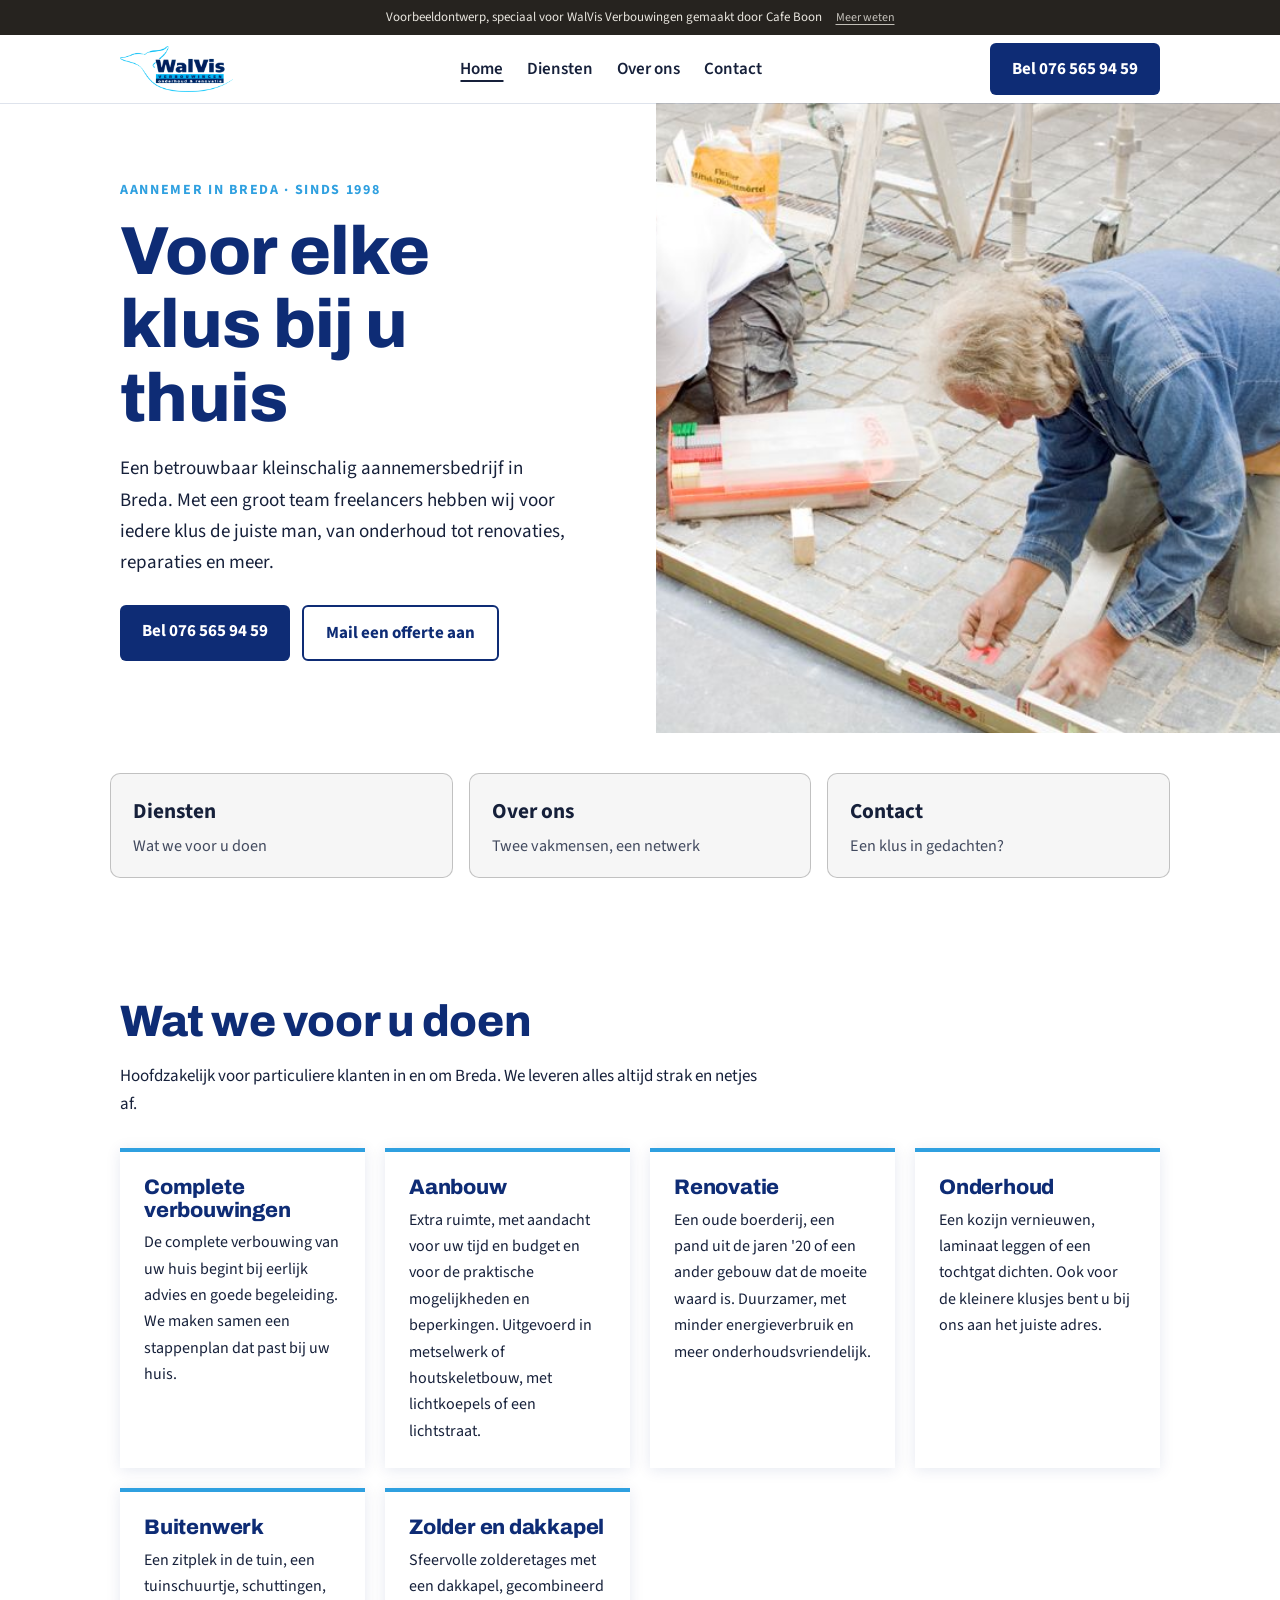
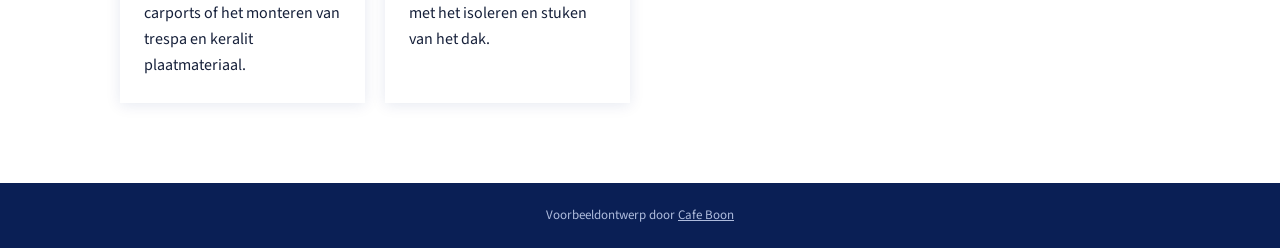
<file: index.html>
<!doctype html>
<html lang="nl">
<head>
<meta charset="utf-8">
<meta name="viewport" content="width=device-width,initial-scale=1">
<title>WalVis Verbouwingen | Aannemer in Breda sinds 1998</title>
<meta name="description" content="WalVis Verbouwingen uit Breda. Kleinschalig aannemersbedrijf voor verbouwingen, aanbouw, renovatie, onderhoud en buitenwerk, lid van VLOK. Bel 076 565 94 59.">
<meta name="robots" content="noindex">
<meta property="og:title" content="WalVis Verbouwingen, aannemer in Breda">
<meta property="og:description" content="Voor elke klus bij u thuis. Verbouwing, renovatie, onderhoud en buitenwerk in Breda.">
<meta property="og:image" content="https://walvisverbouwingen.cafeboon.com/images/og.jpg">
<link rel="icon" href="images/favicon.png">
<link rel="preconnect" href="https://fonts.googleapis.com"><link rel="preconnect" href="https://fonts.gstatic.com" crossorigin>
<link href="https://fonts.googleapis.com/css2?family=Archivo:wght@700;800&family=Source+Sans+3:wght@400;600;700&display=swap" rel="stylesheet">
<link rel="stylesheet" href="style.css">
</head>
<body>
<div class="vb-banner" role="note"><span>Voorbeeldontwerp, speciaal voor WalVis Verbouwingen gemaakt door Cafe Boon</span><a href="https://cafeboon.com">Meer weten</a></div>
<div class="top"><div class="in"><a href="index.html"><img alt="WalVis Verbouwingen, onderhoud en renovatie" height="46" src="images/logo.png" width="108"/></a>
<nav><a aria-current="page" href="index.html">Home</a><a href="aanbod.html">Diensten</a><a href="over.html">Over ons</a><a href="contact.html">Contact</a></nav>
<a class="btn" href="tel:+31765659459">Bel 076 565 94 59</a></div></div>
<div aria-label="Pagina's" class="sn-bar" role="navigation"><a aria-current="page" class="sn-link" href="index.html">Home</a><a class="sn-link" href="aanbod.html">Diensten</a><a class="sn-link" href="over.html">Over ons</a><a class="sn-link" href="contact.html">Contact</a></div>
<div class="hero">
<div class="t">
<small>Aannemer in Breda · sinds 1998</small>
<h1>Voor elke klus bij u thuis</h1>
<p>Een betrouwbaar kleinschalig aannemersbedrijf in Breda. Met een groot team freelancers hebben wij voor iedere klus de juiste man, van onderhoud tot renovaties, reparaties en meer.</p>
<div class="row"><a class="btn" href="tel:+31765659459">Bel 076 565 94 59</a><a class="btn o" href="offerte.html">Mail een offerte aan</a></div>
</div>
<div aria-label="Timmerlieden aan het werk bij een verbouwing in Breda" class="p" role="img"></div>
</div>
<div class="sn-cards"><a class="sn-card" href="aanbod.html"><strong>Diensten</strong><span>Wat we voor u doen</span></a><a class="sn-card" href="over.html"><strong>Over ons</strong><span>Twee vakmensen, een netwerk</span></a><a class="sn-card" href="contact.html"><strong>Contact</strong><span>Een klus in gedachten?</span></a></div>
<section><div class="wrap">
<h2>Wat we voor u doen</h2>
<p style="max-width:640px">Hoofdzakelijk voor particuliere klanten in en om Breda. We leveren alles altijd strak en netjes af.</p>
<div class="svc">
<div><h3>Complete verbouwingen</h3><p>De complete verbouwing van uw huis begint bij eerlijk advies en goede begeleiding. We maken samen een stappenplan dat past bij uw huis.</p></div>
<div><h3>Aanbouw</h3><p>Extra ruimte, met aandacht voor uw tijd en budget en voor de praktische mogelijkheden en beperkingen. Uitgevoerd in metselwerk of houtskeletbouw, met lichtkoepels of een lichtstraat.</p></div>
<div><h3>Renovatie</h3><p>Een oude boerderij, een pand uit de jaren '20 of een ander gebouw dat de moeite waard is. Duurzamer, met minder energieverbruik en meer onderhoudsvriendelijk.</p></div>
<div><h3>Onderhoud</h3><p>Een kozijn vernieuwen, laminaat leggen of een tochtgat dichten. Ook voor de kleinere klusjes bent u bij ons aan het juiste adres.</p></div>
<div><h3>Buitenwerk</h3><p>Een zitplek in de tuin, een tuinschuurtje, schuttingen, carports of het monteren van trespa en keralit plaatmateriaal.</p></div>
<div><h3>Zolder en dakkapel</h3><p>Sfeervolle zolderetages met een dakkapel, gecombineerd met het isoleren en stuken van het dak.</p></div>
</div>
</div></section>
<footer>Voorbeeldontwerp door <a href="https://cafeboon.com">Cafe Boon</a></footer>
</body></html>
</file>
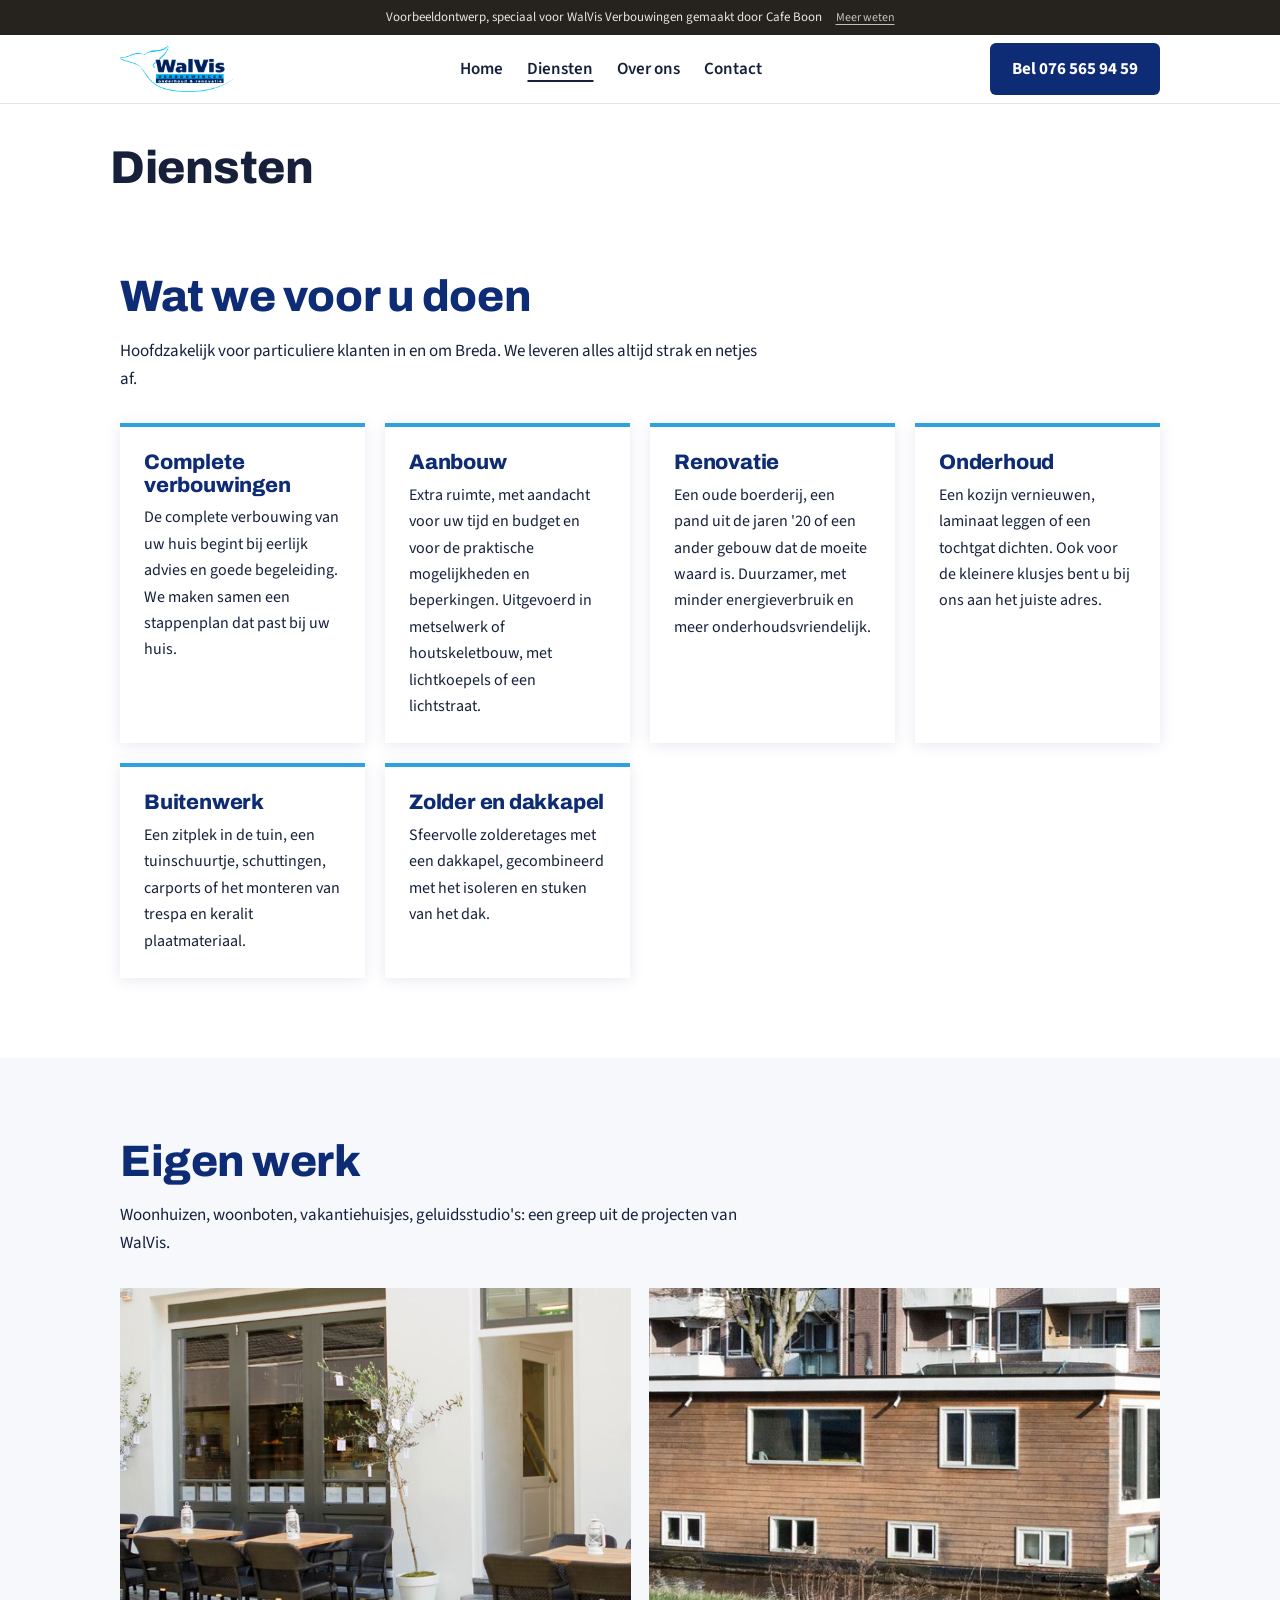
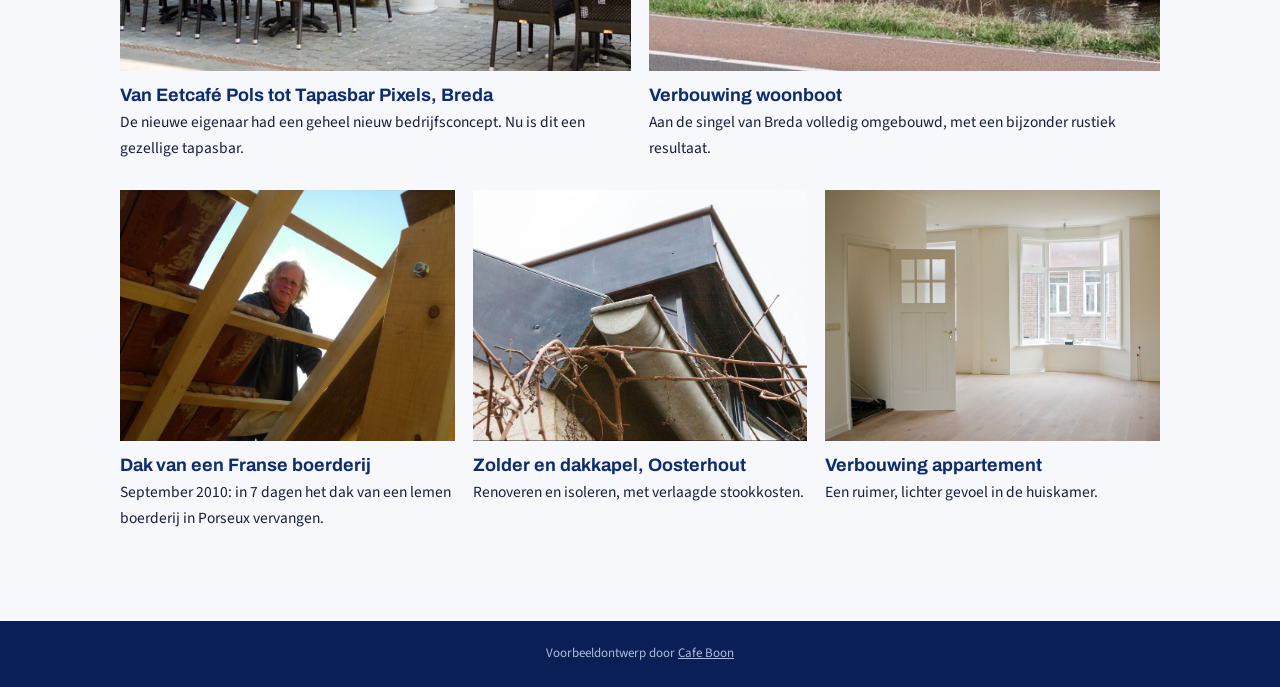
<file: aanbod.html>
<!doctype html>
<html lang="nl">
<head>
<meta charset="utf-8">
<meta name="viewport" content="width=device-width,initial-scale=1">
<title>Diensten | WalVis Verbouwingen</title>
<meta name="description" content="WalVis Verbouwingen uit Breda. Kleinschalig aannemersbedrijf voor verbouwingen, aanbouw, renovatie, onderhoud en buitenwerk, lid van VLOK. Bel 076 565 94 59.">
<meta name="robots" content="noindex">
<meta property="og:title" content="WalVis Verbouwingen, aannemer in Breda">
<meta property="og:description" content="Voor elke klus bij u thuis. Verbouwing, renovatie, onderhoud en buitenwerk in Breda.">
<meta property="og:image" content="https://walvisverbouwingen.cafeboon.com/images/og.jpg">
<link rel="icon" href="images/favicon.png">
<link rel="preconnect" href="https://fonts.googleapis.com"><link rel="preconnect" href="https://fonts.gstatic.com" crossorigin>
<link href="https://fonts.googleapis.com/css2?family=Archivo:wght@700;800&family=Source+Sans+3:wght@400;600;700&display=swap" rel="stylesheet">
<link rel="stylesheet" href="style.css">
</head>
<body>
<div class="vb-banner" role="note"><span>Voorbeeldontwerp, speciaal voor WalVis Verbouwingen gemaakt door Cafe Boon</span><a href="https://cafeboon.com">Meer weten</a></div>
<div class="top"><div class="in"><a href="index.html"><img alt="WalVis Verbouwingen, onderhoud en renovatie" height="46" src="images/logo.png" width="108"/></a>
<nav><a href="index.html">Home</a><a aria-current="page" href="aanbod.html">Diensten</a><a href="over.html">Over ons</a><a href="contact.html">Contact</a></nav>
<a class="btn" href="tel:+31765659459">Bel 076 565 94 59</a></div></div>
<div aria-label="Pagina's" class="sn-bar" role="navigation"><a class="sn-link" href="index.html">Home</a><a aria-current="page" class="sn-link" href="aanbod.html">Diensten</a><a class="sn-link" href="over.html">Over ons</a><a class="sn-link" href="contact.html">Contact</a></div>
<div class="sn-head"><h1>Diensten</h1></div>
<section id="diensten"><div class="wrap">
<h2>Wat we voor u doen</h2>
<p style="max-width:640px">Hoofdzakelijk voor particuliere klanten in en om Breda. We leveren alles altijd strak en netjes af.</p>
<div class="svc">
<div><h3>Complete verbouwingen</h3><p>De complete verbouwing van uw huis begint bij eerlijk advies en goede begeleiding. We maken samen een stappenplan dat past bij uw huis.</p></div>
<div><h3>Aanbouw</h3><p>Extra ruimte, met aandacht voor uw tijd en budget en voor de praktische mogelijkheden en beperkingen. Uitgevoerd in metselwerk of houtskeletbouw, met lichtkoepels of een lichtstraat.</p></div>
<div><h3>Renovatie</h3><p>Een oude boerderij, een pand uit de jaren '20 of een ander gebouw dat de moeite waard is. Duurzamer, met minder energieverbruik en meer onderhoudsvriendelijk.</p></div>
<div><h3>Onderhoud</h3><p>Een kozijn vernieuwen, laminaat leggen of een tochtgat dichten. Ook voor de kleinere klusjes bent u bij ons aan het juiste adres.</p></div>
<div><h3>Buitenwerk</h3><p>Een zitplek in de tuin, een tuinschuurtje, schuttingen, carports of het monteren van trespa en keralit plaatmateriaal.</p></div>
<div><h3>Zolder en dakkapel</h3><p>Sfeervolle zolderetages met een dakkapel, gecombineerd met het isoleren en stuken van het dak.</p></div>
</div>
</div></section>
<section class="alt" id="projecten"><div class="wrap">
<h2>Eigen werk</h2>
<p style="max-width:640px">Woonhuizen, woonboten, vakantiehuisjes, geluidsstudio's: een greep uit de projecten van WalVis.</p>
<div class="proj">
<figure class="w"><img alt="Terras van Tapasbar Pixels in Breda" loading="lazy" src="images/tapas4.jpg"/><figcaption><b>Van Eetcafé Pols tot Tapasbar Pixels, Breda</b>De nieuwe eigenaar had een geheel nieuw bedrijfsconcept. Nu is dit een gezellige tapasbar.</figcaption></figure>
<figure class="w"><img alt="Verbouwde woonboot aan de singel van Breda" loading="lazy" src="images/woonboot.jpg"/><figcaption><b>Verbouwing woonboot</b>Aan de singel van Breda volledig omgebouwd, met een bijzonder rustiek resultaat.</figcaption></figure>
<figure><img alt="Vervangen dak van een Franse boerderij" loading="lazy" src="images/dak2.jpg"/><figcaption><b>Dak van een Franse boerderij</b>September 2010: in 7 dagen het dak van een lemen boerderij in Porseux vervangen.</figcaption></figure>
<figure><img alt="Dakkapel in Oosterhout" loading="lazy" src="images/dakkapel.jpg"/><figcaption><b>Zolder en dakkapel, Oosterhout</b>Renoveren en isoleren, met verlaagde stookkosten.</figcaption></figure>
<figure><img alt="Verbouwd appartement" loading="lazy" src="images/appartement.jpg"/><figcaption><b>Verbouwing appartement</b>Een ruimer, lichter gevoel in de huiskamer.</figcaption></figure>
</div>
</div></section>
<footer>Voorbeeldontwerp door <a href="https://cafeboon.com">Cafe Boon</a></footer>
</body></html>
</file>
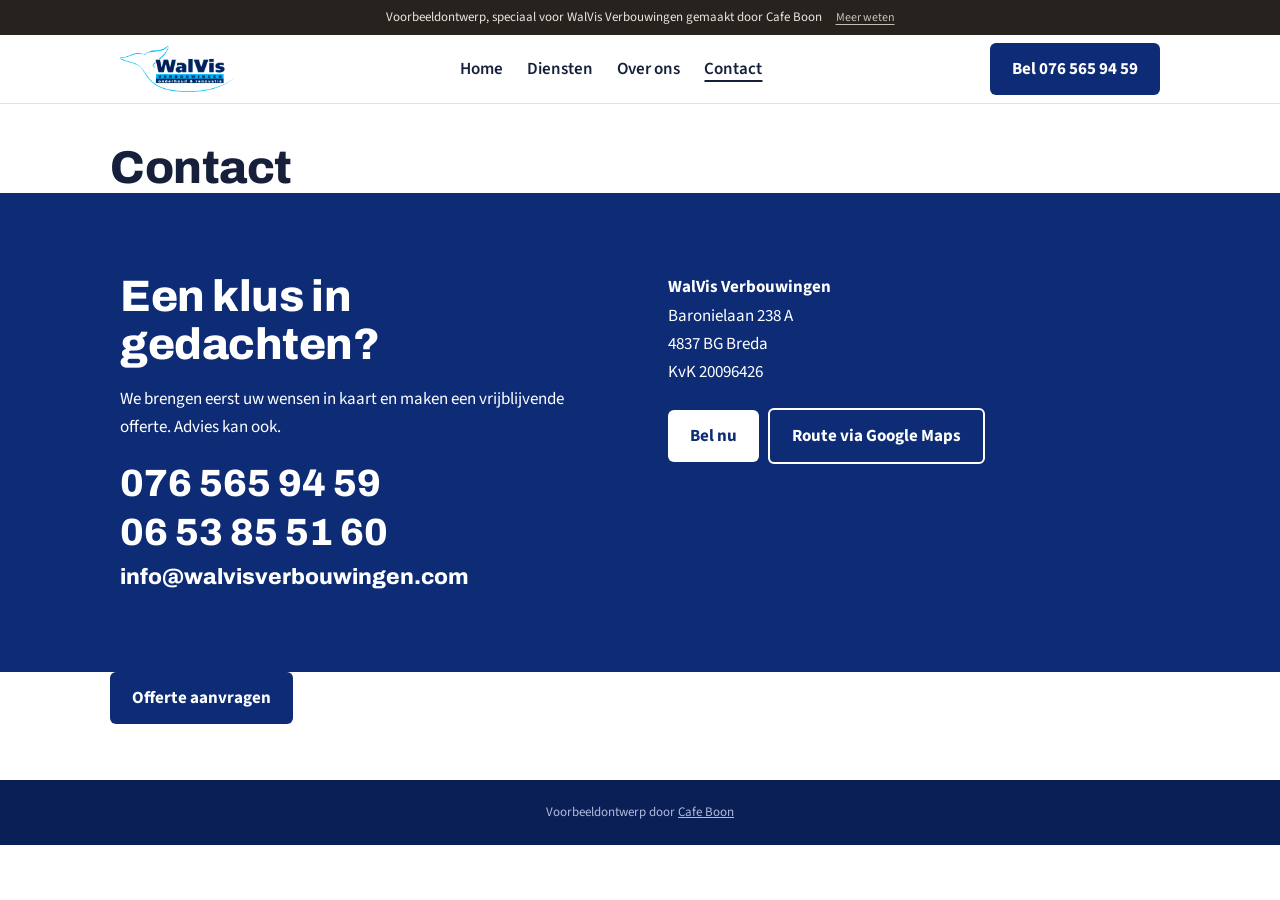
<file: contact.html>
<!doctype html>
<html lang="nl">
<head>
<meta charset="utf-8">
<meta name="viewport" content="width=device-width,initial-scale=1">
<title>Contact | WalVis Verbouwingen</title>
<meta name="description" content="WalVis Verbouwingen uit Breda. Kleinschalig aannemersbedrijf voor verbouwingen, aanbouw, renovatie, onderhoud en buitenwerk, lid van VLOK. Bel 076 565 94 59.">
<meta name="robots" content="noindex">
<meta property="og:title" content="WalVis Verbouwingen, aannemer in Breda">
<meta property="og:description" content="Voor elke klus bij u thuis. Verbouwing, renovatie, onderhoud en buitenwerk in Breda.">
<meta property="og:image" content="https://walvisverbouwingen.cafeboon.com/images/og.jpg">
<link rel="icon" href="images/favicon.png">
<link rel="preconnect" href="https://fonts.googleapis.com"><link rel="preconnect" href="https://fonts.gstatic.com" crossorigin>
<link href="https://fonts.googleapis.com/css2?family=Archivo:wght@700;800&family=Source+Sans+3:wght@400;600;700&display=swap" rel="stylesheet">
<link rel="stylesheet" href="style.css">
</head>
<body>
<div class="vb-banner" role="note"><span>Voorbeeldontwerp, speciaal voor WalVis Verbouwingen gemaakt door Cafe Boon</span><a href="https://cafeboon.com">Meer weten</a></div>
<div class="top"><div class="in"><a href="index.html"><img alt="WalVis Verbouwingen, onderhoud en renovatie" height="46" src="images/logo.png" width="108"/></a>
<nav><a href="index.html">Home</a><a href="aanbod.html">Diensten</a><a href="over.html">Over ons</a><a aria-current="page" href="contact.html">Contact</a></nav>
<a class="btn" href="tel:+31765659459">Bel 076 565 94 59</a></div></div>
<div aria-label="Pagina's" class="sn-bar" role="navigation"><a class="sn-link" href="index.html">Home</a><a class="sn-link" href="aanbod.html">Diensten</a><a class="sn-link" href="over.html">Over ons</a><a aria-current="page" class="sn-link" href="contact.html">Contact</a></div>
<div class="sn-head"><h1>Contact</h1></div>
<section class="contact" id="contact"><div class="wrap grid">
<div>
<h2>Een klus in gedachten?</h2>
<p style="margin-bottom:18px">We brengen eerst uw wensen in kaart en maken een vrijblijvende offerte. Advies kan ook.</p>
<a class="big" href="tel:+31765659459">076 565 94 59</a>
<a class="big" href="tel:+31653855160">06 53 85 51 60</a>
<a class="big" href="mailto:info@walvisverbouwingen.com" style="font-size:22px;margin-top:6px">info@walvisverbouwingen.com</a>
</div>
<div>
<p><b>WalVis Verbouwingen</b><br/>Baronielaan 238 A<br/>4837 BG Breda<br/>KvK 20096426</p>
<p style="margin-top:22px"><a class="btn" href="tel:+31765659459">Bel nu</a>   <a class="btn o" href="https://www.google.com/maps/search/?api=1&amp;query=Baronielaan+238A+4837+BG+Breda">Route via Google Maps</a></p>
</div>
</div></section>
<section class="sn-formsec sn-formlink"><div class="sn-formwrap"><a class="btn" href="offerte.html">Offerte aanvragen</a></div></section>
<footer>Voorbeeldontwerp door <a href="https://cafeboon.com">Cafe Boon</a></footer>
</body></html>
</file>
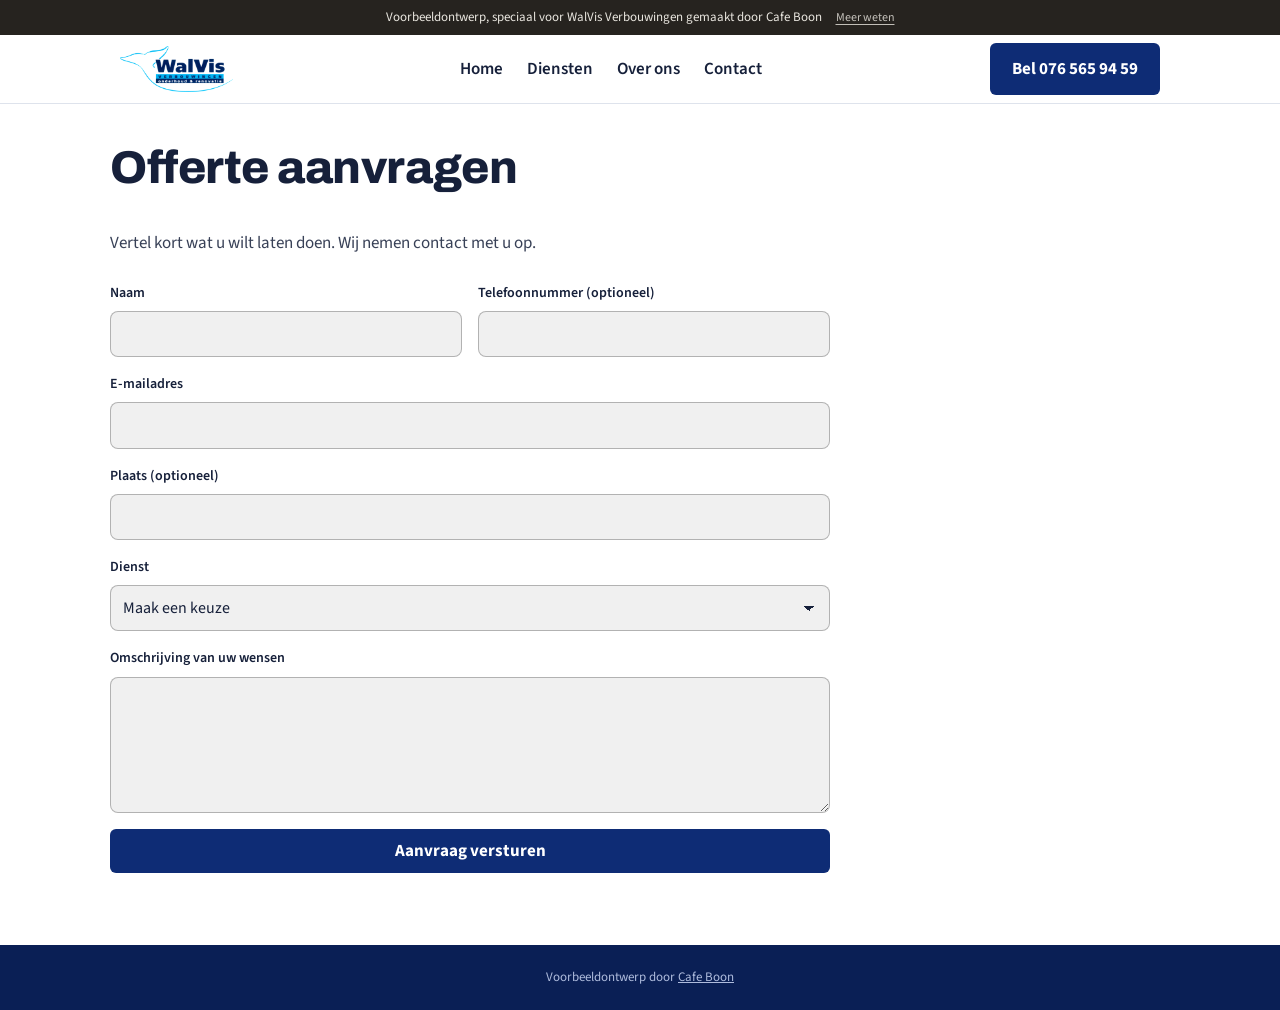
<file: offerte.html>
<!doctype html>
<html lang="nl">
<head>
<meta charset="utf-8">
<meta name="viewport" content="width=device-width,initial-scale=1">
<title>Offerte aanvragen | WalVis Verbouwingen</title>
<meta name="description" content="Offerte aanvragen bij WalVis Verbouwingen.">
<meta name="robots" content="noindex">
<meta property="og:title" content="WalVis Verbouwingen, aannemer in Breda">
<meta property="og:description" content="Voor elke klus bij u thuis. Verbouwing, renovatie, onderhoud en buitenwerk in Breda.">
<meta property="og:image" content="https://walvisverbouwingen.cafeboon.com/images/og.jpg">
<link rel="icon" href="images/favicon.png">
<link rel="preconnect" href="https://fonts.googleapis.com"><link rel="preconnect" href="https://fonts.gstatic.com" crossorigin>
<link href="https://fonts.googleapis.com/css2?family=Archivo:wght@700;800&family=Source+Sans+3:wght@400;600;700&display=swap" rel="stylesheet">
<link rel="stylesheet" href="style.css">
</head>
<body>
<div class="vb-banner" role="note"><span>Voorbeeldontwerp, speciaal voor WalVis Verbouwingen gemaakt door Cafe Boon</span><a href="https://cafeboon.com">Meer weten</a></div>
<div class="top"><div class="in"><a href="index.html"><img alt="WalVis Verbouwingen, onderhoud en renovatie" height="46" src="images/logo.png" width="108"/></a>
<nav><a href="index.html">Home</a><a href="aanbod.html">Diensten</a><a href="over.html">Over ons</a><a href="contact.html">Contact</a></nav>
<a class="btn" href="tel:+31765659459">Bel 076 565 94 59</a></div></div>
<div aria-label="Pagina's" class="sn-bar" role="navigation"><a class="sn-link" href="index.html">Home</a><a class="sn-link" href="aanbod.html">Diensten</a><a class="sn-link" href="over.html">Over ons</a><a class="sn-link" href="contact.html">Contact</a></div>
<div class="sn-head"><h1>Offerte aanvragen</h1></div>
<section class="sn-formsec" id="formulier"><div class="sn-formwrap"><p class="sn-lead">Vertel kort wat u wilt laten doen. Wij nemen contact met u op.</p><form class="sn-form" id="sn-form"><div class="sn-field"><label for="naam">Naam</label><input id="naam" name="naam" type="text" required autocomplete="name"></div><div class="sn-field"><label for="tel">Telefoonnummer (optioneel)</label><input id="tel" name="tel" type="tel" autocomplete="tel"></div><div class="sn-field full"><label for="email">E-mailadres</label><input id="email" name="email" type="email" required autocomplete="email"></div><div class="sn-field full"><label for="plaats">Plaats (optioneel)</label><input id="plaats" name="plaats" type="text" autocomplete="address-level2"></div><div class="sn-field full"><label for="keuze">Dienst</label><select id="keuze" name="keuze" required><option value="">Maak een keuze</option><option>Complete verbouwingen</option><option>Aanbouw</option><option>Renovatie</option><option>Onderhoud</option><option>Buitenwerk</option><option>Zolder en dakkapel</option></select></div><div class="sn-field full"><label for="opm">Omschrijving van uw wensen</label><textarea id="opm" name="opm" rows="5" required></textarea></div><div class="sn-field full"><button class="btn" type="submit">Aanvraag versturen</button></div></form></div></section>
<script>(function(){var f=document.getElementById('sn-form');if(!f)return;f.addEventListener('submit',function(e){e.preventDefault();if(!f.checkValidity()){f.reportValidity();return;}var d=document.createElement('div');d.className='sn-done';d.setAttribute('role','status');d.tabIndex=-1;d.innerHTML='<h2>Bedankt voor uw aanvraag</h2><p>Dit is een voorbeeldwebsite van Cafe Boon. Uw aanvraag is daarom niet verstuurd. Neem voor een echte offerte contact op via <a href="tel:+31765659459">076 565 94 59</a>.</p>';f.parentNode.replaceChild(d,f);d.focus();});})();</script>
<footer>Voorbeeldontwerp door <a href="https://cafeboon.com">Cafe Boon</a></footer>
</body></html>
</file>
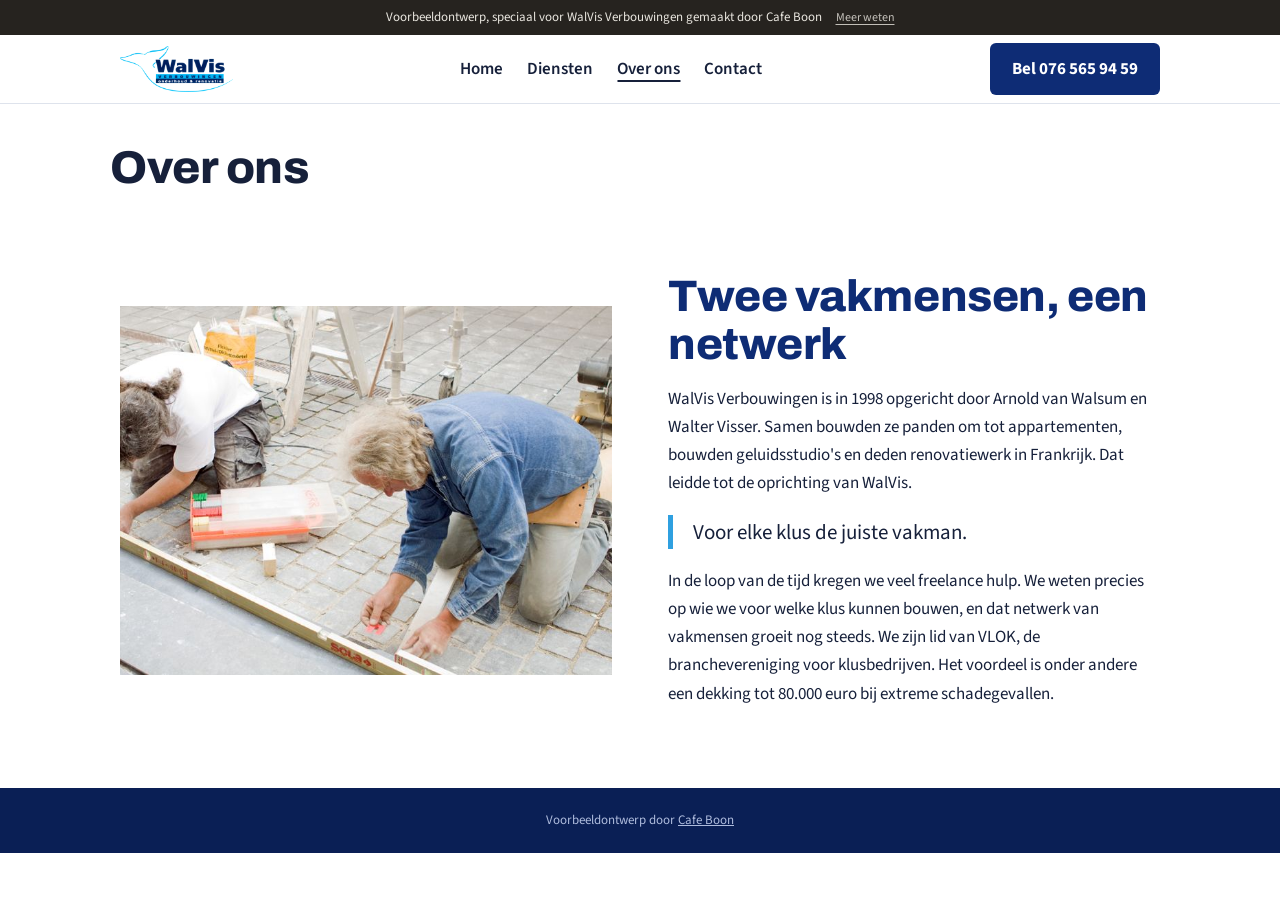
<file: over.html>
<!doctype html>
<html lang="nl">
<head>
<meta charset="utf-8">
<meta name="viewport" content="width=device-width,initial-scale=1">
<title>Over ons | WalVis Verbouwingen</title>
<meta name="description" content="WalVis Verbouwingen uit Breda. Kleinschalig aannemersbedrijf voor verbouwingen, aanbouw, renovatie, onderhoud en buitenwerk, lid van VLOK. Bel 076 565 94 59.">
<meta name="robots" content="noindex">
<meta property="og:title" content="WalVis Verbouwingen, aannemer in Breda">
<meta property="og:description" content="Voor elke klus bij u thuis. Verbouwing, renovatie, onderhoud en buitenwerk in Breda.">
<meta property="og:image" content="https://walvisverbouwingen.cafeboon.com/images/og.jpg">
<link rel="icon" href="images/favicon.png">
<link rel="preconnect" href="https://fonts.googleapis.com"><link rel="preconnect" href="https://fonts.gstatic.com" crossorigin>
<link href="https://fonts.googleapis.com/css2?family=Archivo:wght@700;800&family=Source+Sans+3:wght@400;600;700&display=swap" rel="stylesheet">
<link rel="stylesheet" href="style.css">
</head>
<body>
<div class="vb-banner" role="note"><span>Voorbeeldontwerp, speciaal voor WalVis Verbouwingen gemaakt door Cafe Boon</span><a href="https://cafeboon.com">Meer weten</a></div>
<div class="top"><div class="in"><a href="index.html"><img alt="WalVis Verbouwingen, onderhoud en renovatie" height="46" src="images/logo.png" width="108"/></a>
<nav><a href="index.html">Home</a><a href="aanbod.html">Diensten</a><a aria-current="page" href="over.html">Over ons</a><a href="contact.html">Contact</a></nav>
<a class="btn" href="tel:+31765659459">Bel 076 565 94 59</a></div></div>
<div aria-label="Pagina's" class="sn-bar" role="navigation"><a class="sn-link" href="index.html">Home</a><a class="sn-link" href="aanbod.html">Diensten</a><a aria-current="page" class="sn-link" href="over.html">Over ons</a><a class="sn-link" href="contact.html">Contact</a></div>
<div class="sn-head"><h1>Over ons</h1></div>
<section id="over"><div class="wrap split">
<img alt="Twee timmerlieden aan het werk op een terras in Breda" loading="lazy" src="images/tapas1.jpg"/>
<div>
<h2>Twee vakmensen, een netwerk</h2>
<p>WalVis Verbouwingen is in 1998 opgericht door Arnold van Walsum en Walter Visser. Samen bouwden ze panden om tot appartementen, bouwden geluidsstudio's en deden renovatiewerk in Frankrijk. Dat leidde tot de oprichting van WalVis.</p>
<p class="quote">Voor elke klus de juiste vakman.</p>
<p>In de loop van de tijd kregen we veel freelance hulp. We weten precies op wie we voor welke klus kunnen bouwen, en dat netwerk van vakmensen groeit nog steeds. We zijn lid van VLOK, de branchevereniging voor klusbedrijven. Het voordeel is onder andere een dekking tot 80.000 euro bij extreme schadegevallen.</p>
</div>
</div></section>
<footer>Voorbeeldontwerp door <a href="https://cafeboon.com">Cafe Boon</a></footer>
</body></html>
</file>
<file: style.css>
:root{--navy:#0e2c75;--sky:#2fa0e0;--ink:#16203a;--paper:#f6f8fb}
*{box-sizing:border-box;margin:0}
html{scroll-behavior:smooth}
body{background:#fff;color:var(--ink);font:17px/1.65 'Source Sans 3',system-ui,sans-serif}
img{display:block;max-width:100%}a{color:inherit}
h1,h2,h3{font-family:'Archivo',sans-serif;font-weight:800;line-height:1.08;color:var(--navy);letter-spacing:-.01em}
.top{position:sticky;top:0;z-index:10;background:#fff;box-shadow:0 1px 0 #0e2c7522}
.top .in{max-width:1080px;margin:auto;padding:8px 20px;display:flex;align-items:center;justify-content:space-between;gap:14px}
.top img{height:46px;width:auto}
.top nav{display:flex;gap:24px;font-weight:600}.top nav a{text-decoration:none}
.btn{display:inline-block;background:var(--navy);color:#fff;font-weight:700;text-decoration:none;padding:12px 22px;border-radius:6px}
.btn.s{background:var(--sky)}.btn.o{background:none;border:2px solid var(--navy);color:var(--navy)}
.hero{display:grid;grid-template-columns:1.05fr 1fr;min-height:560px}
.hero .t{padding:72px 6vw 72px max(20px,calc((100vw - 1080px)/2 + 20px));align-self:center}
.hero small{color:var(--sky);font-weight:700;letter-spacing:.12em;text-transform:uppercase;font-size:14px}
.hero h1{font-size:clamp(38px,6vw,68px);margin:12px 0 18px}
.hero p{max-width:480px;margin-bottom:26px;font-size:19px}
.hero .row{display:flex;gap:12px;flex-wrap:wrap}
.hero .p{background:url(images/tapas1.jpg) center/cover}
.wrap{max-width:1080px;margin:auto;padding:0 20px}
section{padding:80px 0}
h2{font-size:clamp(30px,4.6vw,44px);margin-bottom:16px}
.alt{background:var(--paper)}
.svc{display:grid;grid-template-columns:repeat(auto-fit,minmax(240px,1fr));gap:20px;margin-top:30px}
.svc div{background:#fff;border-top:4px solid var(--sky);padding:24px;box-shadow:0 2px 14px #0e2c751a}
.svc h3{font-size:21px;margin-bottom:8px}
.svc p{font-size:16px}
.proj{display:grid;grid-template-columns:repeat(6,1fr);gap:18px;margin-top:30px}
.proj figure{grid-column:span 2}
.proj figure.w{grid-column:span 3}
.proj img{width:100%;aspect-ratio:4/3;object-fit:cover}
.proj figcaption{padding:10px 0;font-size:15.5px}
.proj figcaption b{display:block;font-family:'Archivo';color:var(--navy);font-size:18px}
.split{display:grid;grid-template-columns:1fr 1fr;gap:56px;align-items:center}
.split img{width:100%;aspect-ratio:4/3;object-fit:cover}
.quote{font-size:21px;border-left:5px solid var(--sky);padding-left:20px;margin:18px 0;color:var(--ink)}
.contact{background:var(--navy);color:#fff}
.contact h2{color:#fff}
.contact .grid{display:grid;grid-template-columns:1fr 1fr;gap:56px}
.contact a{color:#fff}
.big{font-family:'Archivo';font-weight:800;font-size:clamp(26px,4vw,38px);text-decoration:none;display:block;line-height:1.3}
.contact .btn{background:#fff;color:var(--navy)}.contact .btn.o{background:none;border-color:#fff;color:#fff}
footer{background:#0a1f55;color:#aebbdc;text-align:center;font-size:13px;padding:22px}footer a{color:#aebbdc}
@media(max-width:820px){.hero{grid-template-columns:1fr}.hero .p{min-height:260px;order:-1}.hero .t{padding:40px 20px}.split,.contact .grid{grid-template-columns:1fr;gap:30px}.top nav{display:none}.proj figure,.proj figure.w{grid-column:span 6}section{padding:56px 0}}
/* sitenav:start */
.sn-bar{display:none;gap:6px;overflow-x:auto;white-space:nowrap;-webkit-overflow-scrolling:touch;padding:8px 12px;background:inherit;color:inherit;font:inherit;line-height:1.2;border-bottom:1px solid rgba(128,128,128,.35);box-sizing:border-box;max-width:100%}
.sn-bar a.sn-link{flex:0 0 auto;padding:9px 15px;border-radius:999px;color:inherit;text-decoration:none;font-size:15px;font-weight:600;letter-spacing:0;text-transform:none;margin:0}
.sn-bar a.sn-link[aria-current="page"]{background:rgba(128,128,128,.2);box-shadow:inset 0 -2px 0 currentColor}
@media(max-width:820px){.sn-bar{display:flex}}
nav a[aria-current="page"]:not(.cta):not(.btn):not(.call){text-decoration:underline;text-underline-offset:6px;text-decoration-thickness:2px}
.sn-head{max-width:1100px;margin:0 auto;padding:40px 20px 0;box-sizing:border-box}
.sn-head h1{margin:0;color:inherit;font-size:clamp(30px,5vw,46px);line-height:1.1}
.sn-cards{max-width:1100px;margin:0 auto;padding:40px 20px;display:grid;grid-template-columns:repeat(auto-fit,minmax(230px,1fr));gap:16px;box-sizing:border-box}
.sn-card{display:block;padding:20px 22px;border:1px solid rgba(128,128,128,.45);border-radius:10px;background:rgba(128,128,128,.07);color:inherit;text-decoration:none;min-width:0}
.sn-card strong{display:block;font-size:1.25em;margin:0 0 6px;color:inherit}
.sn-card span{display:block;opacity:.8;font-size:.95em;line-height:1.4}
.sn-card:hover,.sn-card:focus-visible{border-color:currentColor}
/* sitenav:end */
/* voorbeeld-formulier:start */
@layer sn{.sn-form button.btn{border:0;font:inherit;cursor:pointer;line-height:1.2}}
.sn-formsec{padding:36px 0 72px}
.sn-formwrap{max-width:1100px;margin:0 auto;padding:0 20px;box-sizing:border-box}
.sn-formwrap>h2{margin:0 0 12px}
.sn-formwrap>.sn-lead,.sn-formwrap>.sn-form,.sn-formwrap>.sn-done{max-width:720px}
.sn-formwrap .sn-lead{margin:0 0 24px;opacity:.85}
.sn-form{display:grid;grid-template-columns:1fr 1fr;gap:16px}
.sn-field{display:flex;flex-direction:column;gap:6px;min-width:0;text-align:left}
.sn-field.full{grid-column:1/-1}
.sn-field label{font-size:14px;font-weight:600}
.sn-field input,.sn-field select,.sn-field textarea{font:inherit;font-size:16px;line-height:1.4;color:inherit;background:rgba(128,128,128,.12);border:1px solid rgba(128,128,128,.55);border-radius:8px;padding:11px 12px;width:100%;box-sizing:border-box;min-width:0;max-width:100%;-webkit-appearance:none;appearance:none}
.sn-field select{background-image:linear-gradient(45deg,transparent 50%,currentColor 50%),linear-gradient(135deg,currentColor 50%,transparent 50%);background-position:calc(100% - 20px) 50%,calc(100% - 15px) 50%;background-size:5px 5px;background-repeat:no-repeat;padding-right:38px}
.sn-field select option{color:#111;background:#fff}
.sn-field textarea{resize:vertical}
.sn-field input:focus,.sn-field select:focus,.sn-field textarea:focus{outline:2px solid currentColor;outline-offset:1px}
.sn-done{padding:28px;border:1px solid rgba(128,128,128,.55);border-radius:12px;background:rgba(128,128,128,.1)}
.sn-done h2{margin:0 0 10px}
.sn-done p{margin:0}
.sn-done a{text-decoration:underline;text-underline-offset:3px;font-weight:600}
.sn-formlink{padding:0 0 56px}
@media(max-width:640px){.sn-form{grid-template-columns:1fr}.sn-formsec{padding:24px 0 56px}}
/* voorbeeld-formulier:end */
/* voorbeeldbanner:start */
.vb-banner{display:flex;flex-wrap:wrap;justify-content:center;align-items:baseline;gap:2px 14px;padding:8px 16px;background:#26231f;color:#e9e6df;font-size:13px;line-height:1.45;letter-spacing:0;text-transform:none;font-weight:400;text-align:center;position:relative;z-index:1000}
.vb-banner a{color:inherit;opacity:.8;text-decoration:underline;text-underline-offset:3px;font-size:12px;font-weight:400;white-space:nowrap;letter-spacing:0;text-transform:none}
.vb-banner a:hover{opacity:1}
/* voorbeeldbanner:end */
</file>
